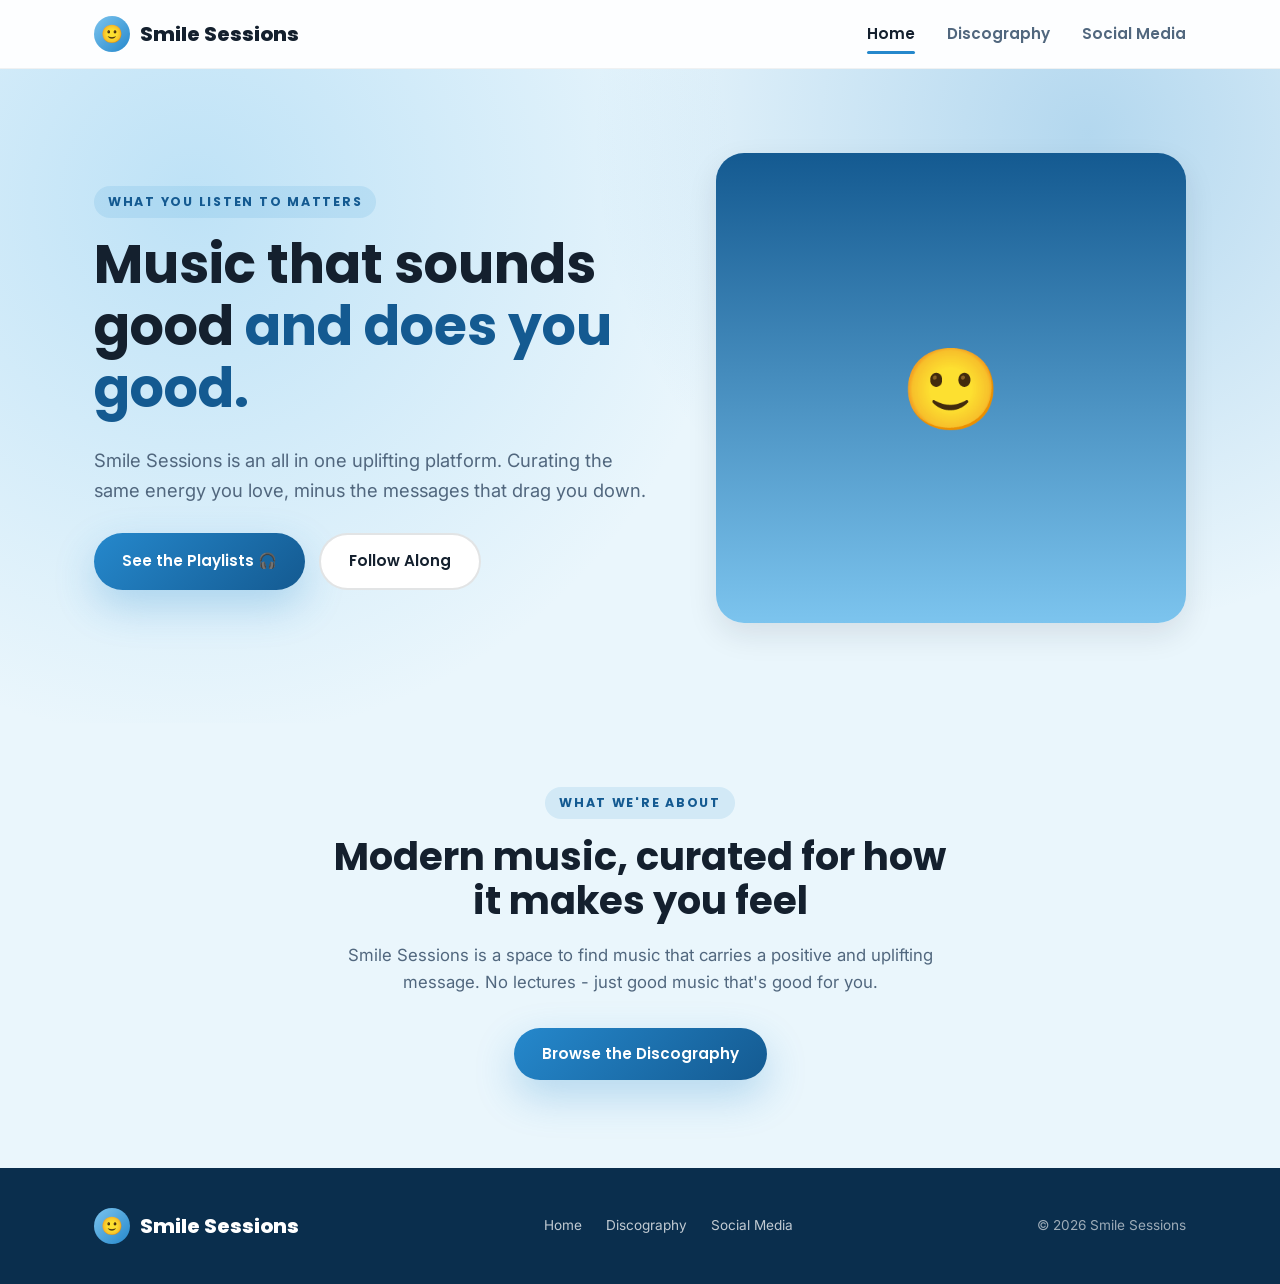
<file: index.html>
<!DOCTYPE html>
<html lang="en">
<head>
<meta charset="UTF-8">
<meta name="viewport" content="width=device-width, initial-scale=1.0">
<title>Smile Sessions — Music That Lifts You Up</title>
<meta name="description" content="Smile Sessions helps young music lovers lift their mood and discover feel-good songs, all in one uplifting platform.">
<link rel="stylesheet" href="css/style.css">
<link rel="icon" href="data:image/svg+xml,<svg xmlns=%22http://www.w3.org/2000/svg%22 viewBox=%220 0 100 100%22><text y=%22.9em%22 font-size=%2290%22>🙂</text></svg>">
</head>
<body>

<header class="site-header">
  <nav class="nav">
    <a href="index.html" class="logo">
      <span class="logo-mark">🙂</span> Smile Sessions
    </a>
    <div class="nav-links">
      <a href="index.html" data-page="index.html">Home</a>
      <a href="discography.html" data-page="discography.html">Discography</a>
      <a href="social.html" data-page="social.html">Social Media</a>
    </div>
    <button class="nav-toggle" aria-label="Toggle menu" aria-expanded="false">
      <span></span><span></span><span></span>
    </button>
  </nav>
</header>

<main>

  <!-- Hero -->
  <section class="hero">
    <div class="container hero-grid">
      <div>
        <span class="eyebrow">What You Listen to Matters</span>
        <h1>Music that sounds good <span class="accent">and does you good.</span></h1>
        <p class="hero-sub">
          Smile Sessions is an all in one uplifting platform. Curating the same energy you love, minus the messages
          that drag you down.
        </p>
        <div class="hero-actions">
          <a href="discography.html" class="btn btn-primary">See the Playlists 🎧</a>
          <a href="social.html" class="btn btn-secondary">Follow Along</a>
        </div>
      </div>
      <div class="hero-art">
        <div class="pulse"></div>
        <div class="pulse"></div>
        <div class="pulse"></div>
        <span class="smiley">🙂</span>
      </div>
    </div>
  </section>

  <!-- What is Smile Sessions -->
  <section class="section">
    <div class="container" style="max-width: 720px;">
      <div class="section-head">
        <span class="eyebrow">What we're about</span>
        <h2>Modern music, curated for how it makes you feel</h2>
        <p>
          Smile Sessions is a space to find music that carries a positive and uplifting message.
          No lectures - just good music that's good for you.
        </p>
      </div>
      <div class="text-center">
        <a href="discography.html" class="btn btn-primary">Browse the Discography</a>
      </div>
    </div>
  </section>

</main>

<footer class="site-footer">
  <div class="container">
    <div class="footer-bottom" style="border-top: none; padding-top: 0; align-items: center;">
      <a href="index.html" class="logo" style="color:#fff;">
        <span class="logo-mark">🙂</span> Smile Sessions
      </a>
      <div style="display:flex; gap: 24px;">
        <a href="index.html">Home</a>
        <a href="discography.html">Discography</a>
        <a href="social.html">Social Media</a>
      </div>
      <span>© 2026 Smile Sessions</span>
    </div>
  </div>
</footer>

<script src="js/main.js"></script>
</body>
</html>
</file>
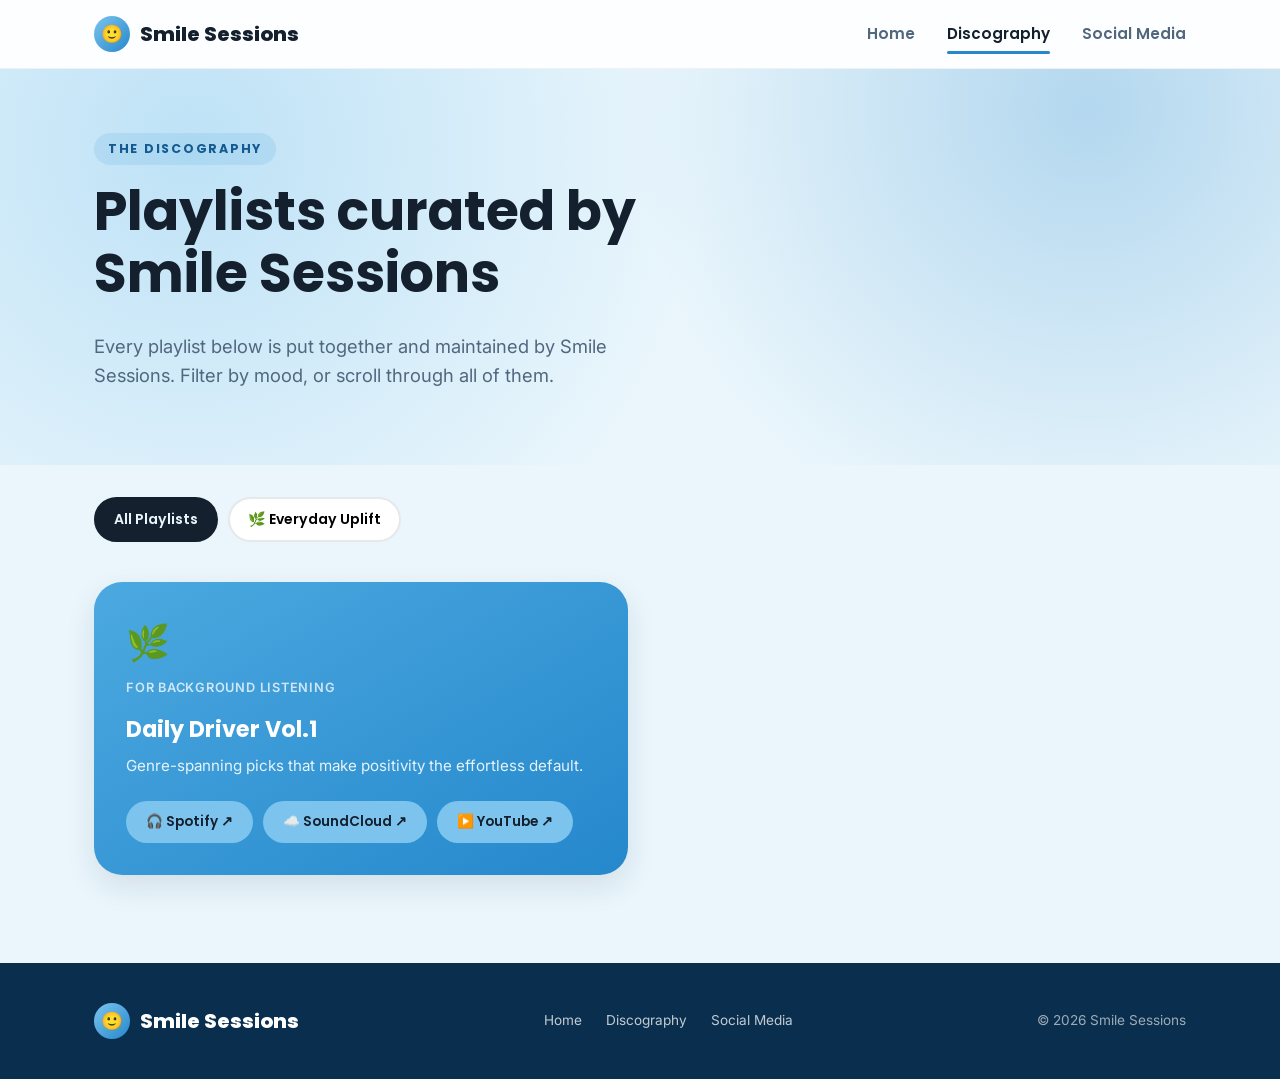
<file: discography.html>
<!DOCTYPE html>
<html lang="en">
<head>
<meta charset="UTF-8">
<meta name="viewport" content="width=device-width, initial-scale=1.0">
<title>Discography — Smile Sessions</title>
<meta name="description" content="Reference the playlists curated by Smile Sessions.">
<link rel="stylesheet" href="css/style.css">
<link rel="icon" href="data:image/svg+xml,<svg xmlns=%22http://www.w3.org/2000/svg%22 viewBox=%220 0 100 100%22><text y=%22.9em%22 font-size=%2290%22>🙂</text></svg>">
</head>
<body>

<header class="site-header">
  <nav class="nav">
    <a href="index.html" class="logo">
      <span class="logo-mark">🙂</span> Smile Sessions
    </a>
    <div class="nav-links">
      <a href="index.html" data-page="index.html">Home</a>
      <a href="discography.html" data-page="discography.html">Discography</a>
      <a href="social.html" data-page="social.html">Social Media</a>
    </div>
    <button class="nav-toggle" aria-label="Toggle menu" aria-expanded="false">
      <span></span><span></span><span></span>
    </button>
  </nav>
</header>

<main>

  <!-- Page intro -->
  <section class="hero hero-page">
    <div class="container">
      <span class="eyebrow">The discography</span>
      <h1 style="max-width: 20ch;">Playlists curated by Smile Sessions</h1>
      <p class="hero-sub">
        Every playlist below is put together and maintained by Smile Sessions. Filter by
        mood, or scroll through all of them.
      </p>
    </div>
  </section>

  <section class="section" style="padding-top: 32px;">
    <div class="container">

      <div class="filter-bar" id="filter-bar">
        <!-- Filter chips are generated automatically from js/playlists-data.js -->
      </div>

      <div class="mood-grid" id="playlist-grid">
        <!-- Playlist cards are generated automatically from js/playlists-data.js -->
      </div>

      <!-- <p class="callout" style="margin-top: 32px;">
        <strong>Note for the Smile Sessions team:</strong> these playlists are pulled from
        <code>js/playlists-data.js</code>. To add a new playlist or update a link, open that
        file and edit the list — this page updates automatically, no HTML editing required.
      </p> -->

    </div>
  </section>

</main>

<footer class="site-footer">
  <div class="container">
    <div class="footer-bottom" style="border-top: none; padding-top: 0; align-items: center;">
      <a href="index.html" class="logo" style="color:#fff;">
        <span class="logo-mark">🙂</span> Smile Sessions
      </a>
      <div style="display:flex; gap: 24px;">
        <a href="index.html">Home</a>
        <a href="discography.html">Discography</a>
        <a href="social.html">Social Media</a>
      </div>
      <span>© 2026 Smile Sessions</span>
    </div>
  </div>
</footer>

<script src="js/playlists-data.js"></script>
<script src="js/main.js"></script>
</body>
</html>
</file>
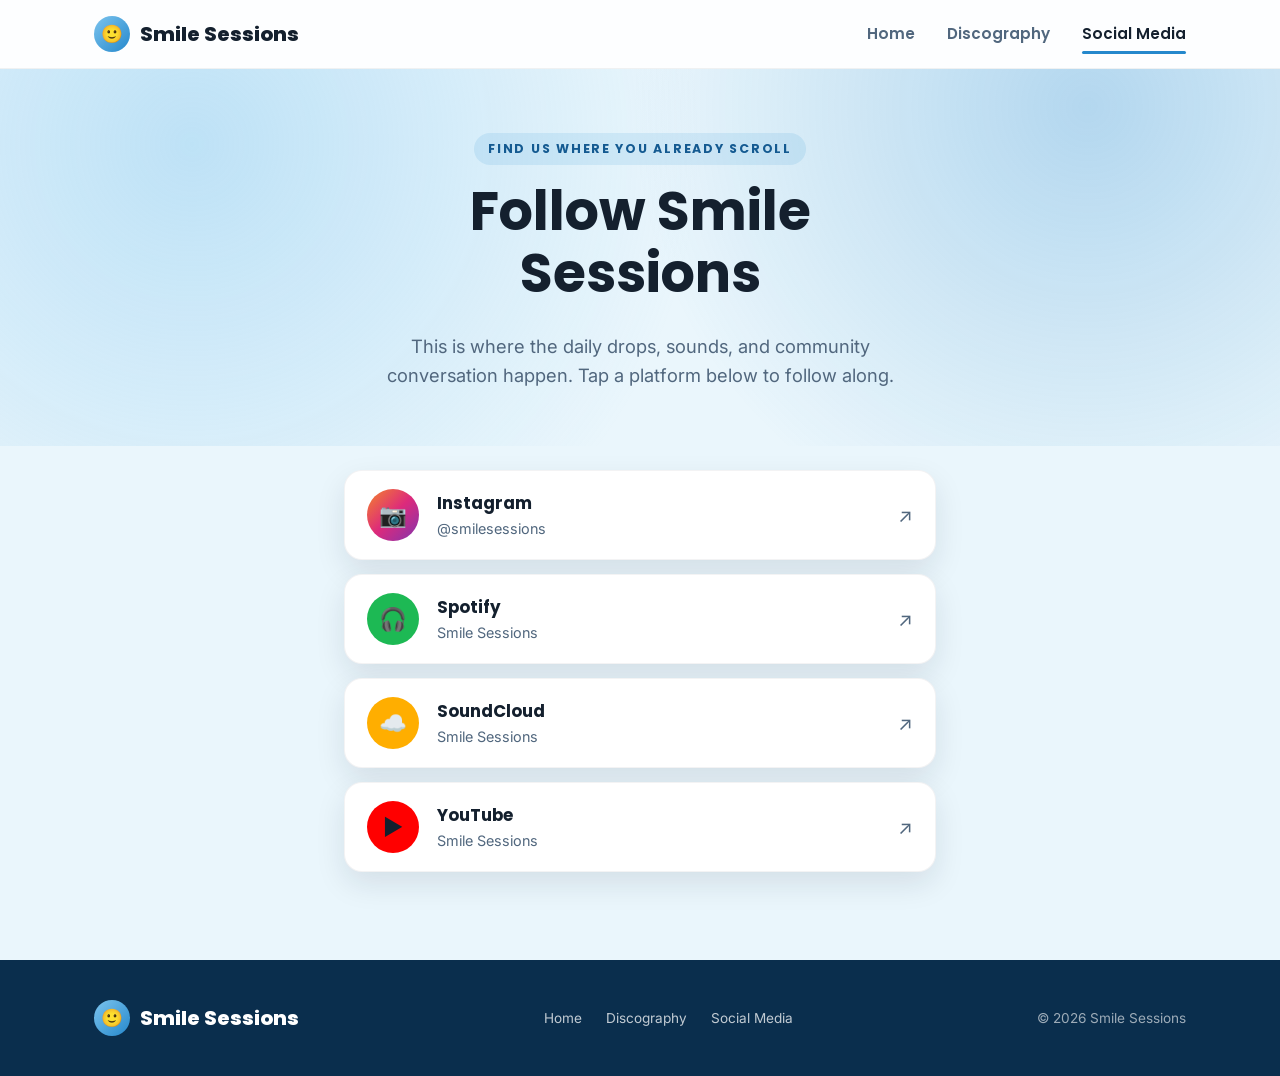
<file: social.html>
<!DOCTYPE html>
<html lang="en">
<head>
<meta charset="UTF-8">
<meta name="viewport" content="width=device-width, initial-scale=1.0">
<title>Social Media — Smile Sessions</title>
<meta name="description" content="Find and follow Smile Sessions across social media.">
<link rel="stylesheet" href="css/style.css">
<link rel="icon" href="data:image/svg+xml,<svg xmlns=%22http://www.w3.org/2000/svg%22 viewBox=%220 0 100 100%22><text y=%22.9em%22 font-size=%2290%22>🙂</text></svg>">
</head>
<body>

<header class="site-header">
  <nav class="nav">
    <a href="index.html" class="logo">
      <span class="logo-mark">🙂</span> Smile Sessions
    </a>
    <div class="nav-links">
      <a href="index.html" data-page="index.html">Home</a>
      <a href="discography.html" data-page="discography.html">Discography</a>
      <a href="social.html" data-page="social.html">Social Media</a>
    </div>
    <button class="nav-toggle" aria-label="Toggle menu" aria-expanded="false">
      <span></span><span></span><span></span>
    </button>
  </nav>
</header>

<main>

  <!-- Page intro -->
  <section class="hero hero-page">
    <div class="container text-center" style="max-width: 620px;">
      <span class="eyebrow">Find us where you already scroll</span>
      <h1>Follow Smile Sessions</h1>
      <p class="hero-sub" style="margin: 0 auto;">
        This is where the daily drops, sounds, and community conversation happen.
        Tap a platform below to follow along.
      </p>
    </div>
  </section>

  <section class="section" style="padding-top: 24px;">
    <div class="container" style="max-width: 640px;">
      <div class="social-list">

        <a href="https://www.instagram.com/smilesessions_/" target="_blank" rel="noopener" class="social-item">
          <span class="social-icon" style="background: linear-gradient(135deg,#F58529,#DD2A7B,#8134AF);">📷</span>
          <span class="social-text">
            <strong>Instagram</strong>
            <span>@smilesessions</span>
          </span>
          <span class="social-arrow">↗</span>
        </a>

        <a href="https://open.spotify.com/user/31wrzriqke3miyyn7vfdsmvzh7wi?si=06ce93ee57344489" target="_blank" rel="noopener" class="social-item">
          <span class="social-icon" style="background: #1DB954;">🎧</span>
          <span class="social-text">
            <strong>Spotify</strong>
            <span>Smile Sessions</span>
          </span>
          <span class="social-arrow">↗</span>
        </a>

        <a href="https://soundcloud.com/smilesessions" target="_blank" rel="noopener" class="social-item">
          <span class="social-icon" style="background: #ffae00;">☁️</span>
          <span class="social-text">
            <strong>SoundCloud</strong>
            <span>Smile Sessions</span>
          </span>
          <span class="social-arrow">↗</span>
        </a>

        <a href="http://www.youtube.com/@Smile_Sessions" target="_blank" rel="noopener" class="social-item">
          <span class="social-icon" style="background: #FF0000;">▶️</span>
          <span class="social-text">
            <strong>YouTube</strong>
            <span>Smile Sessions</span>
          </span>
          <span class="social-arrow">↗</span>
        </a>

      </div>
      <!-- <p class="callout" style="margin-top: 32px;">
        <strong>Note for the Smile Sessions team:</strong> swap the placeholder <code>href="#"</code>
        links above with your real profile URLs once each account is live.
      </p> -->
    </div>
  </section>

</main>

<footer class="site-footer">
  <div class="container">
    <div class="footer-bottom" style="border-top: none; padding-top: 0; align-items: center;">
      <a href="index.html" class="logo" style="color:#fff;">
        <span class="logo-mark">🙂</span> Smile Sessions
      </a>
      <div style="display:flex; gap: 24px;">
        <a href="index.html">Home</a>
        <a href="discography.html">Discography</a>
        <a href="social.html">Social Media</a>
      </div>
      <span>© 2026 Smile Sessions</span>
    </div>
  </div>
</footer>

<script src="js/main.js"></script>
</body>
</html>
</file>
<file: css/style.css>
/* ==========================================================================
   Smile Sessions — shared stylesheet (MVP: Landing, Discography, Social)
   Palette: clear sky blue, deep azure fading to soft horizon blue
   ========================================================================== */

@import url('https://fonts.googleapis.com/css2?family=Poppins:wght@500;600;700;800&family=Inter:wght@400;500;600;700&display=swap');

:root {
  /* Brand palette — sky blue */
  --sunshine: #7CC4EE;      /* light sky blue */
  --sunshine-dark: #4CA9E0; /* light sky blue, hover */
  --coral: #2588CC;         /* primary azure blue */
  --coral-dark: #145A91;    /* deep azure blue */
  --teal: #4CA9E0;          /* secondary blue accent */
  --midnight: #0A2E4D;      /* deep navy, dark sections */
  --cream: #EAF6FC;         /* pale sky background */
  --cream-dim: #D2ECFA;     /* pale sky, dimmer */
  --ink: #14202E;           /* near-navy text */
  --ink-soft: #51677E;      /* soft slate-blue text */
  --white: #FFFFFF;

  --radius-md: 18px;
  --radius-lg: 28px;
  --shadow-soft: 0 12px 30px rgba(20, 32, 46, 0.10);
  --shadow-pop: 0 16px 40px rgba(37, 136, 204, 0.28);

  --font-head: 'Poppins', sans-serif;
  --font-body: 'Inter', sans-serif;
}

* { box-sizing: border-box; }

html { scroll-behavior: smooth; -webkit-text-size-adjust: 100%; text-size-adjust: 100%; }

body {
  margin: 0;
  font-family: var(--font-body);
  color: var(--ink);
  background: var(--cream);
  line-height: 1.6;
  -webkit-font-smoothing: antialiased;
}

img { max-width: 100%; display: block; }

a { color: inherit; text-decoration: none; }

h1, h2, h3, h4 {
  font-family: var(--font-head);
  line-height: 1.15;
  margin: 0 0 0.5em 0;
}

p { margin: 0 0 1em 0; }

.container {
  max-width: 1140px;
  margin: 0 auto;
  padding: 0 24px;
}

.eyebrow {
  display: inline-block;
  font-family: var(--font-head);
  font-weight: 700;
  font-size: 0.78rem;
  letter-spacing: 0.14em;
  text-transform: uppercase;
  color: var(--coral-dark);
  background: rgba(37, 136, 204, 0.12);
  padding: 6px 14px;
  border-radius: 100px;
  margin-bottom: 16px;
}

/* ---------- Buttons ---------- */
.btn {
  display: inline-flex;
  align-items: center;
  justify-content: center;
  gap: 8px;
  font-family: var(--font-head);
  font-weight: 600;
  font-size: 0.95rem;
  padding: 14px 28px;
  border-radius: 100px;
  border: none;
  cursor: pointer;
  transition: transform 0.15s ease, box-shadow 0.15s ease, background 0.15s ease;
  white-space: nowrap;
}
.btn:hover { transform: translateY(-2px); }

.btn-primary {
  background: linear-gradient(135deg, var(--coral), var(--coral-dark));
  color: var(--white);
  box-shadow: var(--shadow-pop);
}
.btn-primary:hover { box-shadow: 0 20px 45px rgba(37, 136, 204, 0.38); }

.btn-secondary {
  background: var(--white);
  color: var(--ink);
  border: 2px solid rgba(20, 32, 46, 0.12);
}
.btn-secondary:hover { border-color: var(--sunshine-dark); }

.btn-light {
  background: var(--sunshine);
  color: var(--ink);
}
.btn-light:hover { background: var(--sunshine-dark); }

.btn-sm { padding: 10px 20px; font-size: 0.85rem; }

/* ---------- Nav ---------- */
.site-header {
  position: sticky;
  top: 0;
  z-index: 50;
  background: rgba(255, 255, 255, 0.88);
  backdrop-filter: blur(10px);
  border-bottom: 1px solid rgba(20, 32, 46, 0.06);
}

.nav {
  display: flex;
  align-items: center;
  justify-content: space-between;
  padding: 16px 24px;
  max-width: 1140px;
  margin: 0 auto;
}

.logo {
  display: flex;
  align-items: center;
  gap: 10px;
  font-family: var(--font-head);
  font-weight: 800;
  font-size: 1.25rem;
  color: var(--ink);
}

.logo-mark {
  width: 36px;
  height: 36px;
  border-radius: 50%;
  background: linear-gradient(135deg, var(--sunshine), var(--coral));
  display: flex;
  align-items: center;
  justify-content: center;
  font-size: 1.1rem;
}

.nav-links {
  display: flex;
  align-items: center;
  gap: 32px;
}

.nav-links a {
  font-family: var(--font-head);
  font-weight: 600;
  font-size: 0.95rem;
  color: var(--ink-soft);
  position: relative;
  padding: 4px 0;
}
.nav-links a.active,
.nav-links a:hover { color: var(--ink); }
.nav-links a.active::after {
  content: '';
  position: absolute;
  left: 0; right: 0; bottom: -4px;
  height: 3px;
  border-radius: 3px;
  background: var(--coral);
}

.nav-toggle {
  display: none;
  background: none;
  border: none;
  cursor: pointer;
  padding: 6px;
}
.nav-toggle span {
  display: block;
  width: 24px;
  height: 2.5px;
  margin: 5px 0;
  background: var(--ink);
  border-radius: 2px;
}

@media (max-width: 860px) {
  .nav-toggle { display: block; }
  .nav-links {
    position: absolute;
    top: 100%;
    left: 0; right: 0;
    background: var(--cream);
    flex-direction: column;
    align-items: flex-start;
    gap: 4px;
    padding: 12px 24px 24px;
    border-bottom: 1px solid rgba(20,32,46,0.08);
    display: none;
  }
  .nav-links.open { display: flex; }
  .nav-links a { padding: 10px 0; width: 100%; }
}

/* ---------- Hero ---------- */
.hero {
  position: relative;
  overflow: hidden;
  padding: 84px 0 100px;
  background: radial-gradient(circle at 15% 20%, rgba(124, 196, 238, 0.40), transparent 45%),
              radial-gradient(circle at 85% 10%, rgba(37, 136, 204, 0.28), transparent 40%),
              var(--cream);
}

.hero-grid {
  display: grid;
  grid-template-columns: 1.1fr 0.9fr;
  gap: 48px;
  align-items: center;
}

.hero h1 {
  font-size: clamp(2.2rem, 4.2vw, 3.4rem);
  color: var(--ink);
}
.hero h1 .accent { color: var(--coral-dark); }

.hero-sub {
  font-size: 1.15rem;
  color: var(--ink-soft);
  max-width: 46ch;
}

.hero-actions { display: flex; gap: 14px; flex-wrap: wrap; margin-top: 28px; }

.hero-art {
  position: relative;
  width: 100%;
  aspect-ratio: 1 / 1;
  border-radius: var(--radius-lg);
  /* deep azure at top fading to soft horizon blue at bottom, like a clear sky */
  background: linear-gradient(180deg, var(--coral-dark) 0%, var(--sunshine) 100%);
  display: flex;
  align-items: center;
  justify-content: center;
  box-shadow: var(--shadow-soft);
}
.hero-art .pulse {
  position: absolute;
  width: 100%;
  height: 100%;
  border-radius: 50%;
  border: 3px solid rgba(255,255,255,0.5);
  opacity: 0;
  animation: pulse 3.5s ease-out infinite;
}
.hero-art .pulse:nth-child(2) { animation-delay: 1.2s; }
.hero-art .pulse:nth-child(3) { animation-delay: 2.4s; }
@keyframes pulse {
  0% { transform: scale(0.2); opacity: 0.9; }
  100% { transform: scale(0.95); opacity: 0; }
}
.hero-art .smiley { font-size: clamp(3.5rem, 18vw, 5rem); z-index: 2; }

@media (max-width: 860px) {
  .hero-grid { grid-template-columns: 1fr; }
  .hero-art { max-width: 300px; margin: 0 auto; }
}

.hero.hero-page { padding: 64px 0 56px; }

/* ---------- Section basics ---------- */
.section { padding: 64px 0 88px; }

.section-head {
  max-width: 640px;
  margin: 0 auto 32px;
  text-align: center;
}
.section-head h2 { font-size: clamp(1.7rem, 3vw, 2.4rem); }
.section-head p { color: var(--ink-soft); font-size: 1.05rem; }

/* ---------- Mood / playlist cards (discography) ---------- */
.mood-grid {
  display: grid;
  grid-template-columns: repeat(2, 1fr);
  gap: 24px;
}
@media (max-width: 780px) { .mood-grid { grid-template-columns: 1fr; } }

.mood-card {
  border-radius: var(--radius-lg);
  padding: 32px;
  color: var(--white);
  box-shadow: var(--shadow-soft);
  display: flex;
  flex-direction: column;
  min-height: 100%;
}
.mood-card .mood-emoji { font-size: 2.2rem; margin-bottom: 8px; }
.mood-card h3 { font-size: 1.4rem; color: var(--white); }
.mood-card p.mood-desc { color: rgba(255,255,255,0.88); font-size: 0.95rem; }
.mood-card .mood-for {
  font-size: 0.8rem;
  font-weight: 600;
  text-transform: uppercase;
  letter-spacing: 0.06em;
  color: rgba(255,255,255,0.75);
  margin-bottom: 18px;
}

/* Sky-blue family — same hue, varying depth so cards stay distinct.
   Kept mid-to-deep (not pastel) so white card text stays legible. */
.mood-1 { background: linear-gradient(150deg, #4CA9E0, #2588CC); }
.mood-2 { background: linear-gradient(150deg, #2588CC, #145A91); }
.mood-3 { background: linear-gradient(150deg, #145A91, #0A2E4D); }
.mood-4 { background: linear-gradient(150deg, #3E7EA8, #1B5C8C); }
.mood-5 { background: linear-gradient(150deg, #2588CC, #0A2E4D); }
.mood-6 { background: linear-gradient(150deg, #5B8FBF, #123F63); }

.mood-links {
  margin-top: auto;
  padding-top: 8px;
  display: flex;
  flex-wrap: wrap;
  gap: 10px;
}

/* ---------- Filter chips ---------- */
.filter-bar {
  display: flex;
  flex-wrap: wrap;
  gap: 10px;
  margin-bottom: 40px;
}
.chip {
  font-family: var(--font-head);
  font-weight: 600;
  font-size: 0.88rem;
  padding: 10px 18px;
  border-radius: 100px;
  background: var(--white);
  border: 2px solid rgba(20,32,46,0.1);
  cursor: pointer;
  transition: all 0.15s ease;
}
.chip.active, .chip:hover {
  background: var(--ink);
  color: var(--cream);
  border-color: var(--ink);
}

/* ---------- Note / callout box ---------- */
.callout {
  background: var(--cream-dim);
  border: 1px dashed var(--sunshine-dark);
  border-radius: var(--radius-md);
  padding: 20px 24px;
  font-size: 0.92rem;
  color: var(--ink-soft);
}
.callout strong { color: var(--ink); }
.callout code {
  background: rgba(20,32,46,0.07);
  padding: 2px 6px;
  border-radius: 4px;
  font-size: 0.88em;
}

/* ---------- Social list (social page) ---------- */
.social-list {
  display: flex;
  flex-direction: column;
  gap: 14px;
}
.social-item {
  display: flex;
  align-items: center;
  gap: 18px;
  background: var(--white);
  border-radius: var(--radius-md);
  padding: 18px 22px;
  box-shadow: var(--shadow-soft);
  border: 1px solid rgba(20,32,46,0.05);
  transition: transform 0.15s ease;
}
.social-item:hover { transform: translateY(-2px); }

.social-icon {
  width: 52px;
  height: 52px;
  border-radius: 50%;
  display: flex;
  align-items: center;
  justify-content: center;
  font-size: 1.4rem;
  flex-shrink: 0;
}

.social-text {
  display: flex;
  flex-direction: column;
  flex: 1;
}
.social-text strong { font-family: var(--font-head); font-size: 1.05rem; }
.social-text span { color: var(--ink-soft); font-size: 0.9rem; }

.social-arrow {
  font-size: 1.2rem;
  color: var(--ink-soft);
}

/* ---------- Footer ---------- */
.site-footer {
  background: var(--midnight);
  color: rgba(255,255,255,0.85);
  padding: 40px 0;
}

.footer-bottom {
  display: flex;
  justify-content: space-between;
  flex-wrap: wrap;
  gap: 16px;
  font-size: 0.85rem;
  color: rgba(255,255,255,0.6);
}
.footer-bottom a { color: rgba(255,255,255,0.75); }
.footer-bottom a:hover { color: var(--sunshine); }

/* ---------- Utility ---------- */
.text-center { text-align: center; }


/* ==========================================================================
   Phones (<= 600px): tighter spacing, full-width buttons, larger tap targets
   ========================================================================== */
@media (max-width: 600px) {
  .container { padding: 0 20px; }

  /* Header */
  .nav { padding: 10px 20px; }
  .logo { font-size: 1.1rem; gap: 8px; }
  .logo-mark { width: 32px; height: 32px; font-size: 1rem; }
  .nav-toggle { padding: 12px; margin-right: -12px; }   /* ~48px tap target */
  .nav-links { padding: 8px 20px 20px; }
  .nav-links a { padding: 12px 0; font-size: 1.05rem; }
  .nav-links a.active::after { bottom: 4px; width: 32px; right: auto; }

  /* Hero */
  .hero { padding: 36px 0 52px; }
  .hero.hero-page { padding: 36px 0 32px; }
  .hero-grid { gap: 36px; }
  .hero h1 { font-size: clamp(1.9rem, 8.4vw, 2.4rem); }
  .hero-sub { font-size: 1.02rem; max-width: none; }
  .eyebrow { font-size: 0.7rem; letter-spacing: 0.1em; padding: 6px 12px; margin-bottom: 14px; }
  .hero-actions { flex-direction: column; gap: 12px; margin-top: 24px; }
  .hero-actions .btn { width: 100%; padding: 16px 24px; }
  .hero-art { max-width: 240px; }

  /* Sections */
  .section { padding: 44px 0 60px; }
  .section-head { margin-bottom: 28px; }
  .section-head p { font-size: 1rem; }
  .text-center .btn { width: 100%; white-space: normal; }

  /* Discography */
  .filter-bar { gap: 8px; margin-bottom: 28px; }
  .chip { padding: 10px 16px; font-size: 0.85rem; }
  .mood-grid { gap: 18px; }
  .mood-card { padding: 24px; }
  .mood-links { gap: 8px; }
  .btn-sm { padding: 11px 18px; }

  /* Social */
  .social-item { padding: 14px 16px; gap: 14px; }
  .social-icon { width: 46px; height: 46px; font-size: 1.25rem; }
  .social-text strong { font-size: 1rem; }

  /* Footer */
  .site-footer { padding: 32px 0; }
  .footer-bottom { flex-direction: column; align-items: flex-start !important; gap: 18px; }
}

/* Hover lift only where a real hover exists, so taps on phones don't leave buttons stuck raised */
@media (hover: none) {
  .btn:hover, .social-item:hover { transform: none; }
}
</file>
